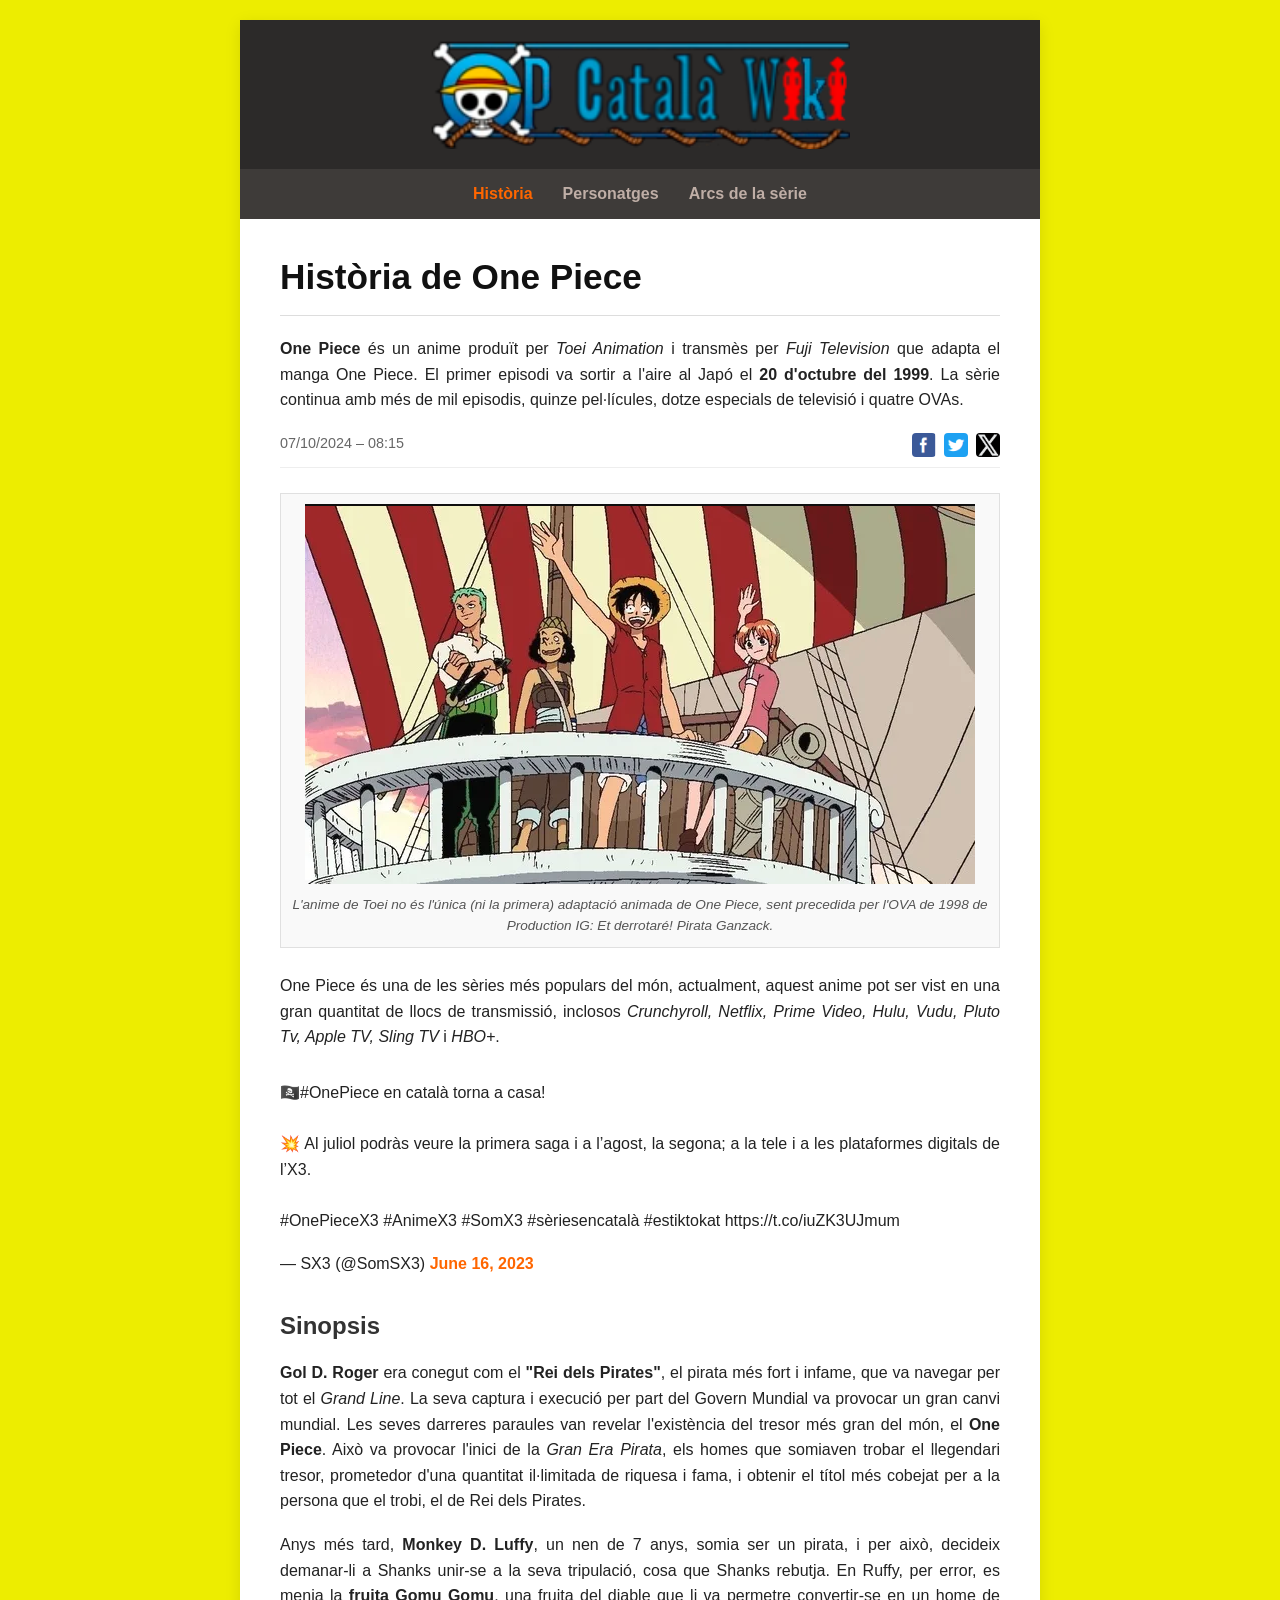
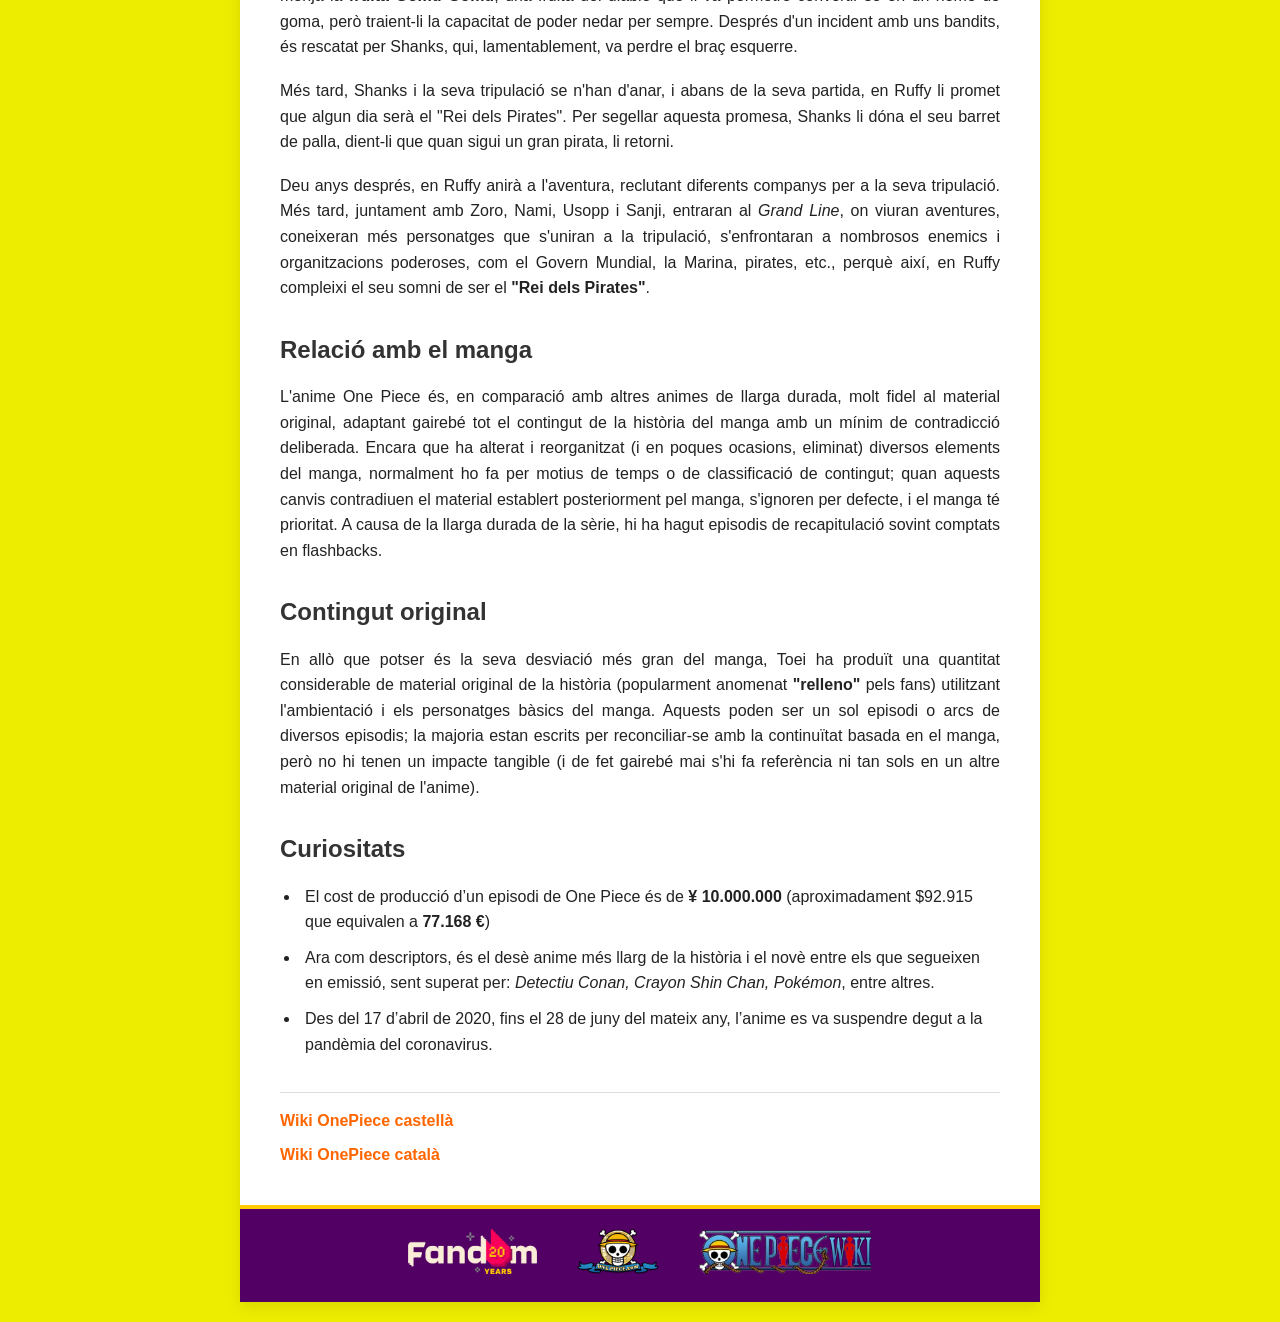
<file: A2ex3.html>
<!DOCTYPE html>
<html lang="ca">
<head>
    <meta charset="UTF-8">
    <meta name="viewport" content="width=device-width, initial-scale=1.0">
    <title>Història de One Piece - El lloc web oficial de la sèrie</title>
    <meta name="description" content="Descobreix la història de l'anime One Piece, la seva sinopsi, la relació amb el manga de Eiichiro Oda i curiositats del projecte de Toei Animation.">
    <meta name="keywords" content="One Piece, anime, manga, Luffy, Toei Animation, història, sinopsi, curiositats">
    <meta name="author" content="Nom de l'Alumne">
    <link rel="stylesheet" href="A2ex3.css">
</head>
<body>

    <div class="container">
        
        <header class="main-header">
            <div class="logo-top">
                <img src="img/Site-logo_catala.webp" alt="Logo de One Piece">
            </div>
            <nav class="main-nav">
                <ul>
                    <li><a href="A2ex3.html" class="active">Història</a></li>
                    <li><a href="#">Personatges</a></li>
                    <li><a href="#">Arcs de la sèrie</a></li>
                </ul>
            </nav>
        </header>

        <main class="article-content">
            <article>
                <h1>Història de One Piece</h1>
                
                <p><strong>One Piece</strong> és un anime produït per <em>Toei Animation</em> i transmès per <em>Fuji Television</em> que adapta el manga <span lang="en">One Piece</span>. El primer episodi va sortir a l'aire al Japó el <strong>20 d'octubre del 1999</strong>. La sèrie continua amb més de mil episodis, quinze pel·lícules, dotze especials de televisió i quatre OVAs.</p>
                
                <div class="meta-bar">
                    <span class="date">07/10/2024 – 08:15</span>
                    <div class="social-links">
                        <a href="https://facebook.com" target="_blank" aria-label="Compartir a Facebook">
                            <img src="img/ico_facebook.png" alt="Facebook" class="social-icon">
                        </a>
                        <a href="https://twitter.com" target="_blank" aria-label="Compartir a Twitter">
                            <img src="img/ico_twitter.png" alt="Twitter" class="social-icon">
                        </a>
                        <a href="https://x.com" target="_blank" aria-label="Compartir a X">
                            <img src="img/ico_x.png" alt="X" class="social-icon">
                        </a>
                    </div>
                </div>

                <div class="article-image">
                    <img src="img/one_piece.png" alt="Tripulació dels Pirates de Barret de Palla al Going Merry">
                    <p class="image-caption">L'anime de Toei no és l'única (ni la primera) adaptació animada de One Piece, sent precedida per l'OVA de 1998 de <em>Production IG: Et derrotaré! Pirata Ganzack</em>.</p>
                </div>

                <p>One Piece és una de les sèries més populars del món, actualment, aquest anime pot ser vist en una gran quantitat de llocs de transmissió, inclosos <em>Crunchyroll, Netflix, Prime Video, Hulu, Vudu, Pluto Tv, Apple TV, Sling TV</em> i <em>HBO+</em>.</p>
                
                <div class="video-container">
                    <blockquote class="twitter-tweet"><p lang="ca" dir="ltr">🏴‍☠️#OnePiece en català torna a casa! <br><br>💥 Al juliol podràs veure la primera saga i a l’agost, la segona; a la tele i a les plataformes digitals de l’X3. <br><br>#OnePieceX3 #AnimeX3 #SomX3 #sèriesencatalà #estiktokat https://t.co/iuZK3UJmum</p>&mdash; SX3 (@SomSX3) <a href="https://x.com/SomSX3/status/1669702155274539009?ref_src=twsrc%5Etfw">June 16, 2023</a></blockquote>
                    <script async src="https://platform.x.com/widgets.js" charset="utf-8"></script>
                </div>

                <h2>Sinopsis</h2>
                <p><strong>Gol D. Roger</strong> era conegut com el <strong>"Rei dels Pirates"</strong>, el pirata més fort i infame, que va navegar per tot el <em>Grand Line</em>. La seva captura i execució per part del Govern Mundial va provocar un gran canvi mundial. Les seves darreres paraules van revelar l'existència del tresor més gran del món, el <strong>One Piece</strong>. Això va provocar l'inici de la <em>Gran Era Pirata</em>, els homes que somiaven trobar el llegendari tresor, prometedor d'una quantitat il·limitada de riquesa i fama, i obtenir el títol més cobejat per a la persona que el trobi, el de Rei dels Pirates.</p>
                
                <p>Anys més tard, <strong>Monkey D. Luffy</strong>, un nen de 7 anys, somia ser un pirata, i per això, decideix demanar-li a Shanks unir-se a la seva tripulació, cosa que Shanks rebutja. En Ruffy, per error, es menja la <strong>fruita Gomu Gomu</strong>, una fruita del diable que li va permetre convertir-se en un home de goma, però traient-li la capacitat de poder nedar per sempre. Després d'un incident amb uns bandits, és rescatat per Shanks, qui, lamentablement, va perdre el braç esquerre.</p>
                
                <p>Més tard, Shanks i la seva tripulació se n'han d'anar, i abans de la seva partida, en Ruffy li promet que algun dia serà el "Rei dels Pirates". Per segellar aquesta promesa, Shanks li dóna el seu barret de palla, dient-li que quan sigui un gran pirata, li retorni.</p>
                
                <p>Deu anys després, en Ruffy anirà a l'aventura, reclutant diferents companys per a la seva tripulació. Més tard, juntament amb Zoro, Nami, Usopp i Sanji, entraran al <em>Grand Line</em>, on viuran aventures, coneixeran més personatges que s'uniran a la tripulació, s'enfrontaran a nombrosos enemics i organitzacions poderoses, com el Govern Mundial, la Marina, pirates, etc., perquè així, en Ruffy compleixi el seu somni de ser el <strong>"Rei dels Pirates"</strong>.</p>

                <h2>Relació amb el manga</h2>
                <p>L'anime One Piece és, en comparació amb altres animes de llarga durada, molt fidel al material original, adaptant gairebé tot el contingut de la història del manga amb un mínim de contradicció deliberada. Encara que ha alterat i reorganitzat (i en poques ocasions, eliminat) diversos elements del manga, normalment ho fa per motius de temps o de classificació de contingut; quan aquests canvis contradiuen el material establert posteriorment pel manga, s'ignoren per defecte, i el manga té prioritat. A causa de la llarga durada de la sèrie, hi ha hagut episodis de recapitulació sovint comptats en <span lang="en">flashbacks</span>.</p>

                <h2>Contingut original</h2>
                <p>En allò que potser és la seva desviació més gran del manga, Toei ha produït una quantitat considerable de material original de la història (popularment anomenat <strong>"relleno"</strong> pels fans) utilitzant l'ambientació i els personatges bàsics del manga. Aquests poden ser un sol episodi o arcs de diversos episodis; la majoria estan escrits per reconciliar-se amb la continuïtat basada en el manga, però no hi tenen un impacte tangible (i de fet gairebé mai s'hi fa referència ni tan sols en un altre material original de l'anime).</p>

                <h2>Curiositats</h2>
                <ul class="curiositats-list">
                    <li>El cost de producció d’un episodi de One Piece és de <strong>¥ 10.000.000</strong> (aproximadament $92.915 que equivalen a <strong>77.168 €</strong>)</li>
                    <li>Ara com descriptors, és el desè anime més llarg de la història i el novè entre els que segueixen en emissió, sent superat per: <em>Detectiu Conan, Crayon Shin Chan, Pokémon</em>, entre altres.</li>
                    <li>Des del 17 d’abril de 2020, fins el 28 de juny del mateix any, l’anime es va suspendre degut a la pandèmia del coronavirus.</li>
                </ul>

                <div class="article-text-links">
                    <p><a href="https://fandom.com" target="_blank">Wiki OnePiece castellà</a></p>
                    <p><a href="https://fandom.com" target="_blank">Wiki OnePiece català</a></p>
                </div>
            </article>
        </main>

        <footer class="main-footer">
            <div class="footer-brands">
                <a href="https://fandom.com" target="_blank" class="footer-img-link">
                    <img src="img/fandom20-footer-logo.webp" alt="Logo de Fandom 20 Years">
                </a>
                <a href="https://fandom.com" target="_blank" class="footer-img-link">
                    <img src="img/logo_onepiece.png" alt="Logo de One Piece central">
                </a>
                <a href="https://fandom.com" target="_blank" class="footer-img-link">
                    <img src="img/Site-OnePiece_logo.webp" alt="Wiki OnePiece castellà">
                </a>
            </div>
        </footer>

    </div>

</body>
</html>
</file>
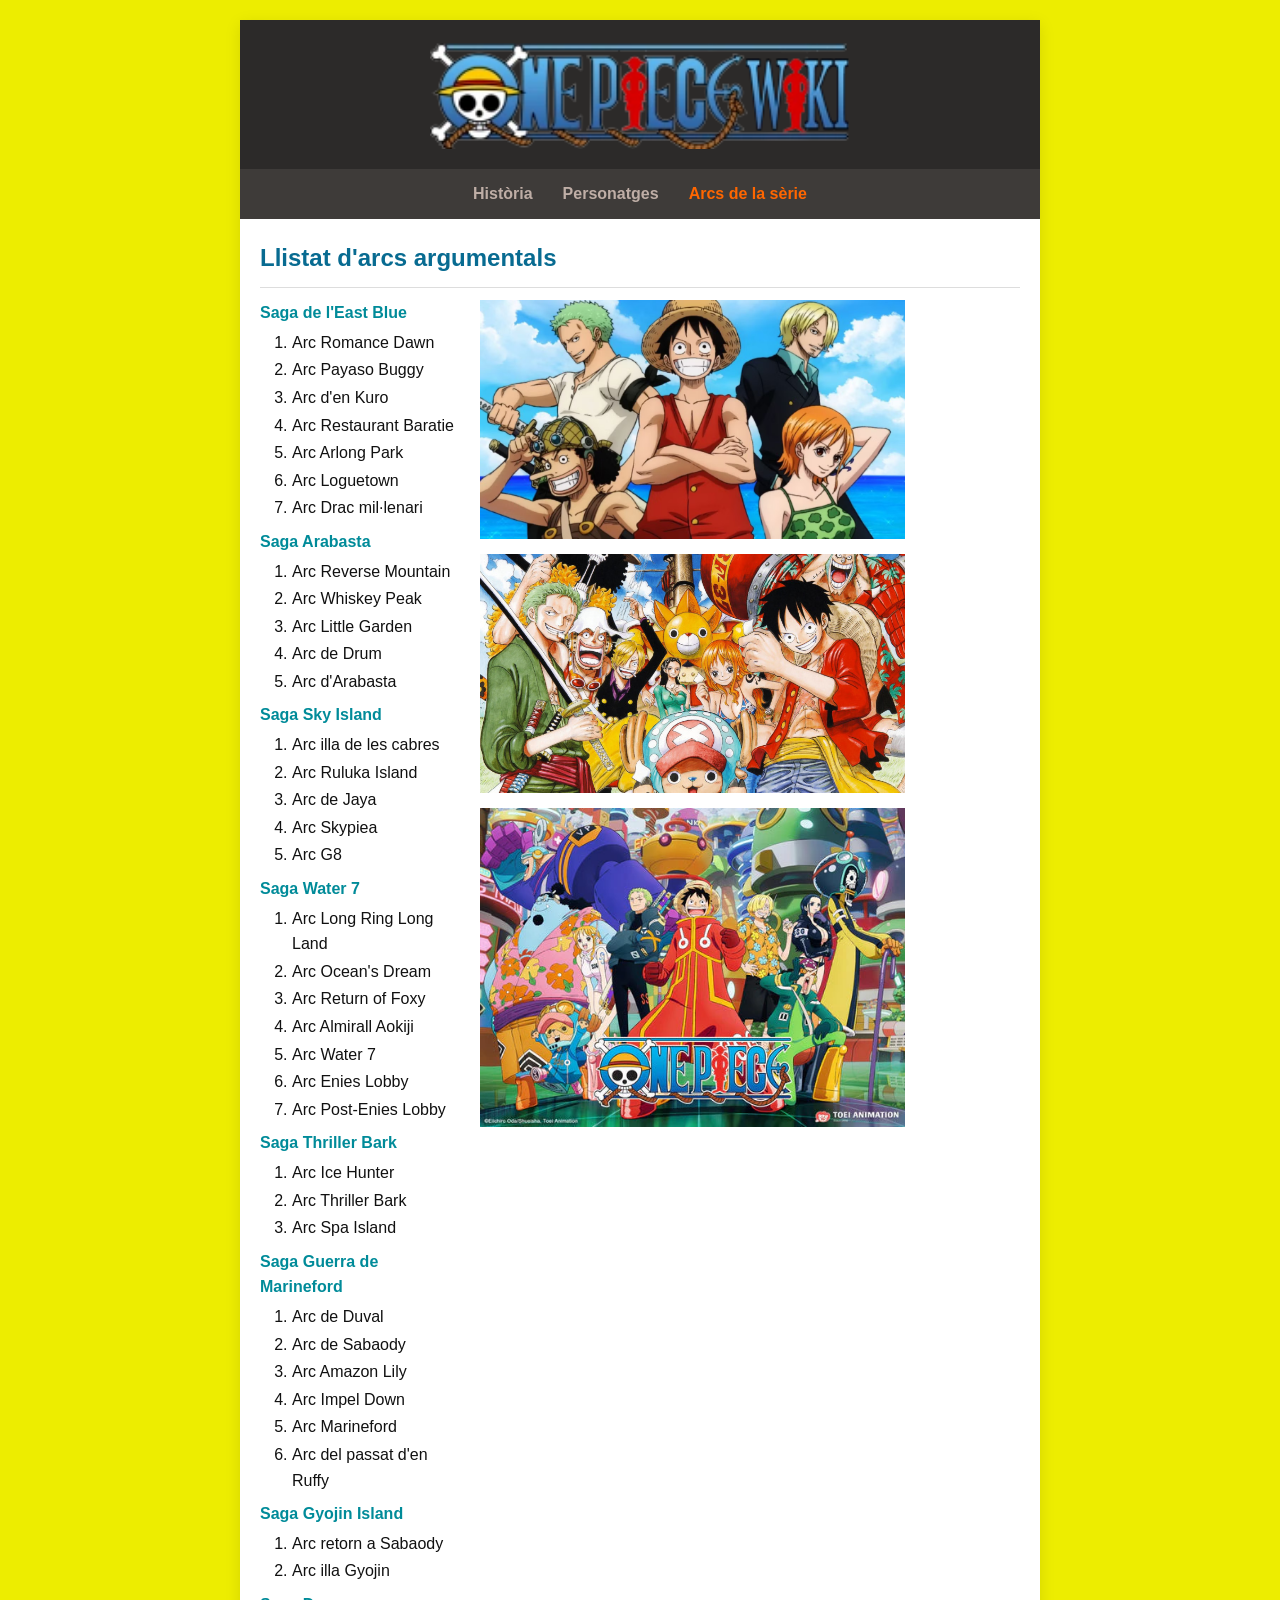
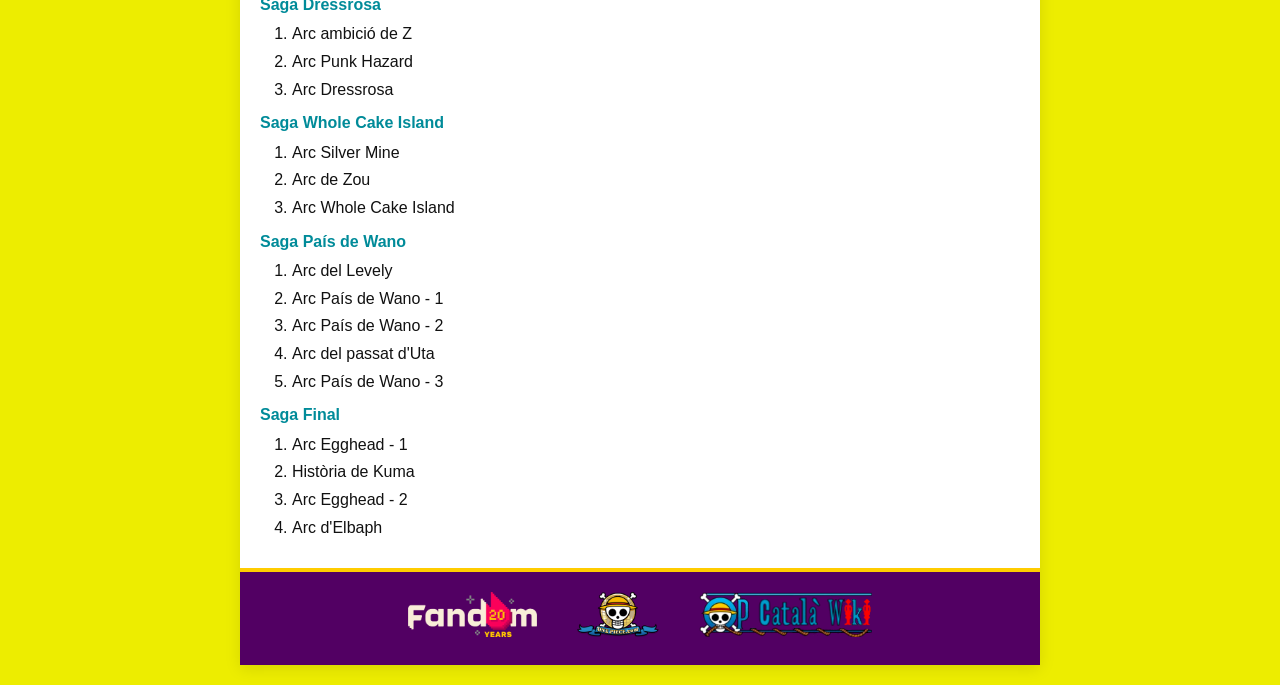
<file: serie-arcs.html>
<!DOCTYPE html>
<html lang="ca">
<head>
    <meta charset="UTF-8">
    <meta name="viewport" content="width=device-width, initial-scale=1.0">

    <title>Arcs de One Piece - Wiki One Piece</title>

    <meta name="description" content="Llistat de les sagues i els arcs argumentals de One Piece.">

    <link rel="stylesheet" href="serie.css">
</head>

<body>
    <div class="container">

        <!-- Capçalera i menú de navegació -->
        <header class="main-header">
            <div class="logo-top">
                <img src="img/Site-OnePiece_logo.webp"
                     alt="Logo de One Piece">
            </div>

            <nav class="main-nav" aria-label="Navegació principal">
                <ul>
                    <li>
                        <a href="serie-història.html">Història</a>
                    </li>
                    <li>
                        <a href="serie-personatges.html">Personatges</a>
                    </li>
                    <li>
                        <a href="serie-arcs.html"
                           class="active"
                           aria-current="page">Arcs de la sèrie</a>
                    </li>
                </ul>
            </nav>
        </header>

        <!-- Contingut principal -->
        <main class="article-content arcs-content">

            <h1>Llistat d'arcs argumentals</h1>

            <div class="arcs-layout">

                <!-- Índex de sagues i arcs -->
                <nav class="arcs-index" aria-label="Índex de sagues">
                    <ul>

                        <li class="cine">Saga de l'East Blue
                            <ol>
                                <li>Arc Romance Dawn</li>
                                <li>Arc Payaso Buggy</li>
                                <li>Arc d'en Kuro</li>
                                <li>Arc Restaurant Baratie</li>
                                <li>Arc Arlong Park</li>
                                <li>Arc Loguetown</li>
                                <li>Arc Drac mil·lenari</li>
                            </ol>
                        </li>

                        <li class="cine">Saga Arabasta
                            <ol>
                                <li>Arc Reverse Mountain</li>
                                <li>Arc Whiskey Peak</li>
                                <li>Arc Little Garden</li>
                                <li>Arc de Drum</li>
                                <li>Arc d'Arabasta</li>
                            </ol>
                        </li>

                        <li class="cine">Saga Sky Island
                            <ol>
                                <li>Arc illa de les cabres</li>
                                <li>Arc Ruluka Island</li>
                                <li>Arc de Jaya</li>
                                <li>Arc Skypiea</li>
                                <li>Arc G8</li>
                            </ol>
                        </li>

                        <li class="cine">Saga Water 7
                            <ol>
                                <li>Arc Long Ring Long Land</li>
                                <li>Arc Ocean's Dream</li>
                                <li>Arc Return of Foxy</li>
                                <li>Arc Almirall Aokiji</li>
                                <li>Arc Water 7</li>
                                <li>Arc Enies Lobby</li>
                                <li>Arc Post-Enies Lobby</li>
                            </ol>
                        </li>

                        <li class="cine">Saga Thriller Bark
                            <ol>
                                <li>Arc Ice Hunter</li>
                                <li>Arc Thriller Bark</li>
                                <li>Arc Spa Island</li>
                            </ol>
                        </li>

                        <li class="cine">Saga Guerra de Marineford
                            <ol>
                                <li>Arc de Duval</li>
                                <li>Arc de Sabaody</li>
                                <li>Arc Amazon Lily</li>
                                <li>Arc Impel Down</li>
                                <li>Arc Marineford</li>
                                <li>Arc del passat d'en Ruffy</li>
                            </ol>
                        </li>

                        <li class="cine">Saga Gyojin Island
                            <ol>
                                <li>Arc retorn a Sabaody</li>
                                <li>Arc illa Gyojin</li>
                            </ol>
                        </li>

                        <li class="cine">Saga Dressrosa
                            <ol>
                                <li>Arc ambició de Z</li>
                                <li>Arc Punk Hazard</li>
                                <li>Arc Dressrosa</li>
                            </ol>
                        </li>

                        <li class="cine">Saga Whole Cake Island
                            <ol>
                                <li>Arc Silver Mine</li>
                                <li>Arc de Zou</li>
                                <li>Arc Whole Cake Island</li>
                            </ol>
                        </li>

                        <li class="cine">Saga País de Wano
                            <ol>
                                <li>Arc del Levely</li>
                                <li>Arc País de Wano - 1</li>
                                <li>Arc País de Wano - 2</li>
                                <li>Arc del passat d'Uta</li>
                                <li>Arc País de Wano - 3</li>
                            </ol>
                        </li>

                        <li class="cine">Saga Final
                            <ol>
                                <li>Arc Egghead - 1</li>
                                <li>Història de Kuma</li>
                                <li>Arc Egghead - 2</li>
                                <li>Arc d'Elbaph</li>
                            </ol>
                        </li>

                    </ul>
                </nav>

                <!-- Imatges de la sèrie -->
                <div class="arcs-images">
                    <img src="img/onepieceanime1.jpg"
                         alt="Els Pirates del Barret de Palla al començament de l'aventura">

                    <img src="img/onepieceanime2.jpg"
                         alt="Els personatges de One Piece reunits">

                    <img src="img/onepieceanime3.webp"
                         alt="Els Pirates del Barret de Palla en una aventura">
                </div>

            </div>
        </main>

        <!-- Peu de pàgina -->
        <footer class="main-footer">
            <div class="footer-brands">

                <a href="https://fandom.com"
                   target="_blank"
                   rel="noopener noreferrer"
                   class="footer-img-link">
                    <img src="img/fandom20-footer-logo.webp"
                         alt="Fandom 20 Years">
                </a>

                <a href="https://one-piece.com/index.html"
                   target="_blank"
                   rel="noopener noreferrer"
                   class="footer-img-link">
                    <img src="img/logo_onepiece.png"
                         alt="One Piece oficial">
                </a>

                <a href="https://onepiece.fandom.com/ca/wiki/Portada"
                   target="_blank"
                   rel="noopener noreferrer"
                   class="footer-img-link">
                    <img src="img/Site-logo_catala.webp"
                         alt="Wiki One Piece en català">
                </a>

            </div>
        </footer>

    </div>
</body>
</html>
</file>
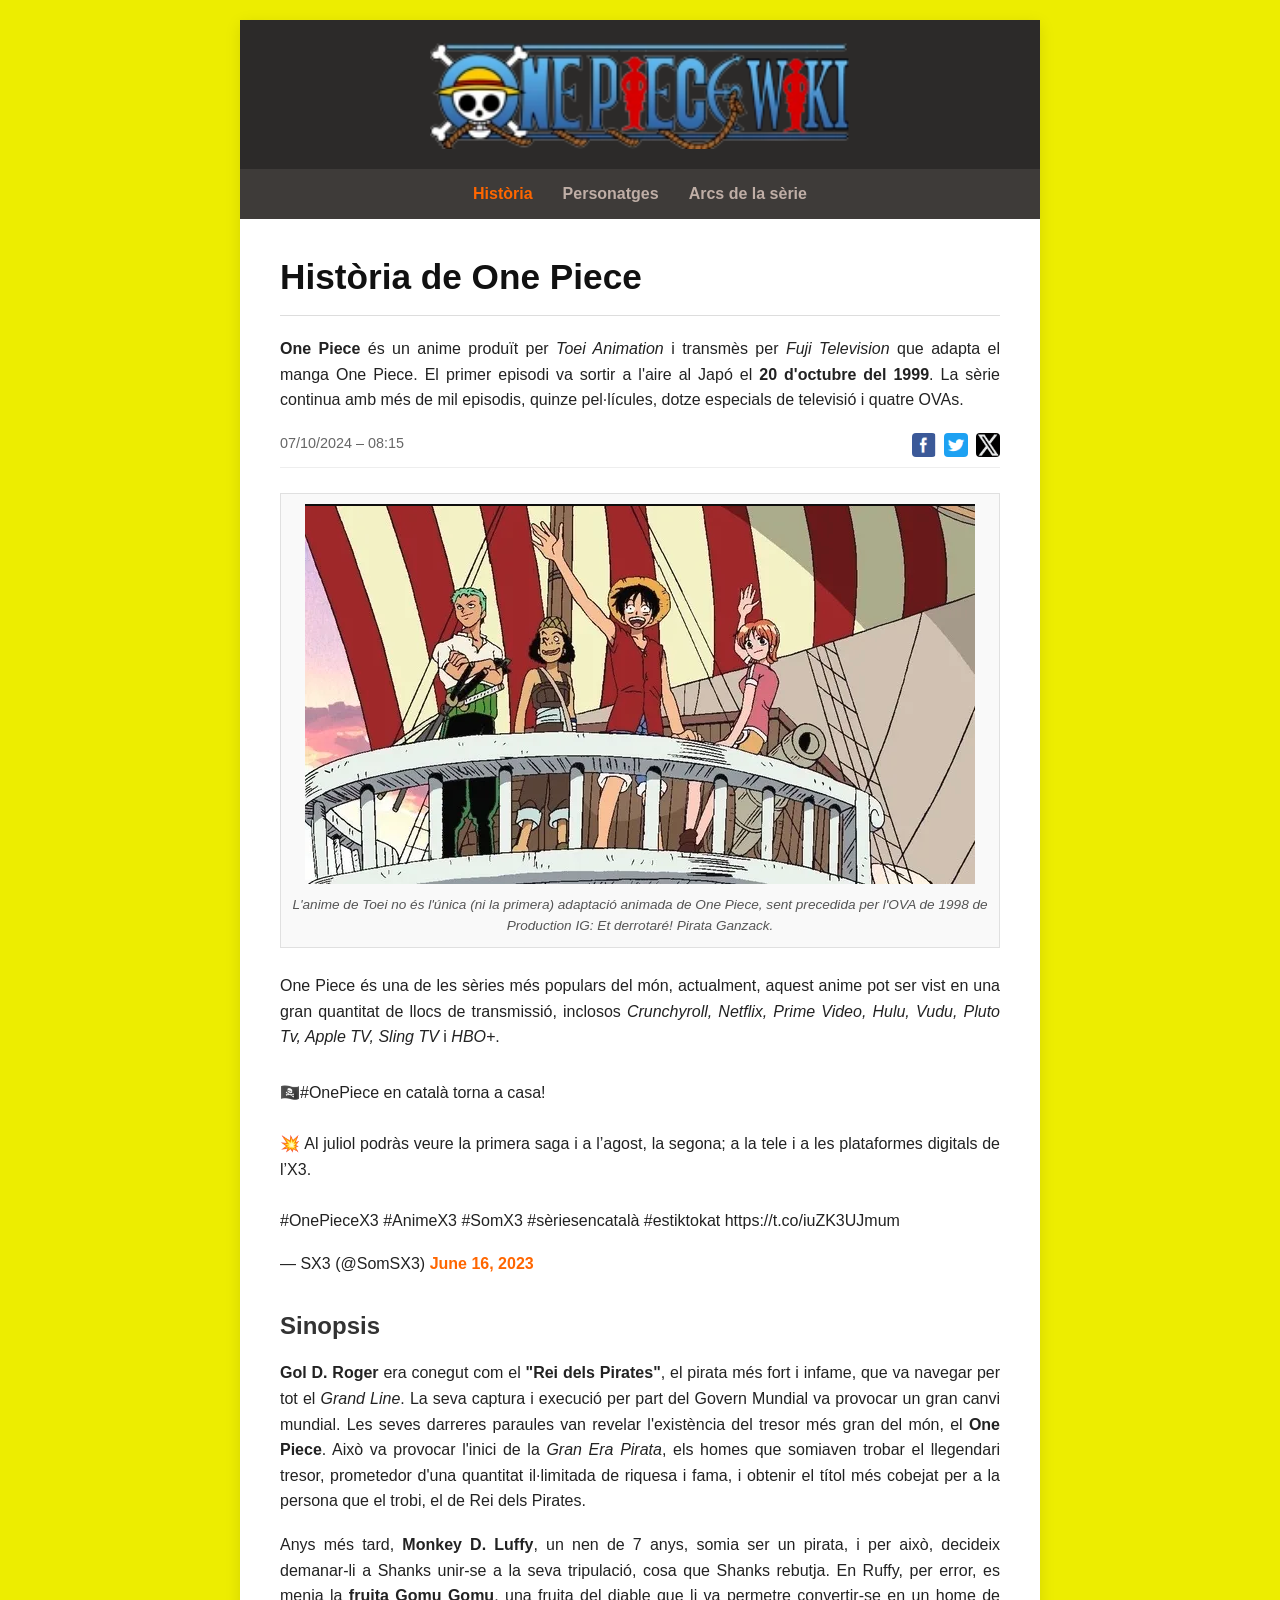
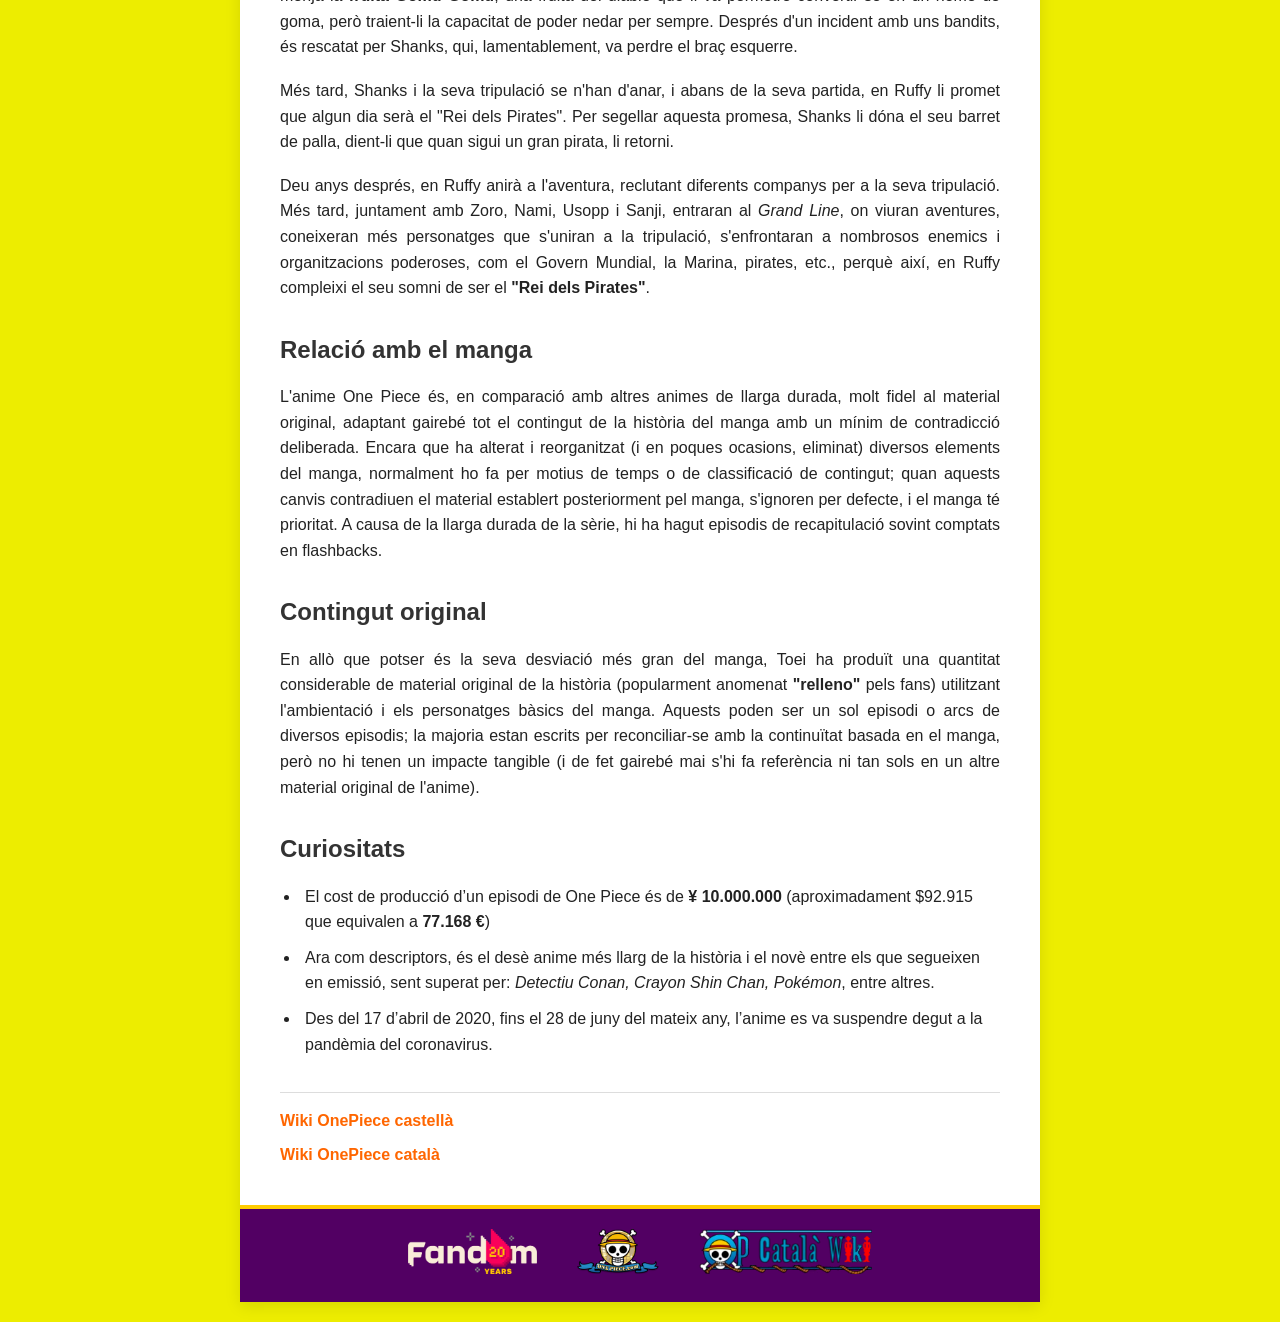
<file: serie-història.html>
<!DOCTYPE html>
<html lang="ca">
<head>
    <meta charset="UTF-8">
    <meta name="viewport" content="width=device-width, initial-scale=1.0">
    <title>Història de One Piece - El lloc web oficial de la sèrie</title>
    <meta name="description" content="Descobreix la història de l'anime One Piece, la seva sinopsi, la relació amb el manga de Eiichiro Oda i curiositats del projecte de Toei Animation.">
    <meta name="keywords" content="One Piece, anime, manga, Luffy, Toei Animation, història, sinopsi, curiositats">
    <meta name="author" content="Nom de l'Alumne">
    <link rel="stylesheet" href="serie.css">
</head>
<body>

    <div class="container">
        
        <header class="main-header">
            <div class="logo-top">
                <img src="img/Site-OnePiece_logo.webp" alt="Logo de One Piece">
            </div>
            <nav class="main-nav">
                <ul>
                    <li><a href="serie-història.html" class="active">Història</a></li>
                    <li><a href="serie-personatges.html">Personatges</a></li>
                    <li><a href="serie-arcs.html">Arcs de la sèrie</a></li>
                </ul>
            </nav>
        </header>

        <main class="article-content">
            <article>
                <h1>Història de One Piece</h1>
                
                <p><strong>One Piece</strong> és un anime produït per <em>Toei Animation</em> i transmès per <em>Fuji Television</em> que adapta el manga <span lang="en">One Piece</span>. El primer episodi va sortir a l'aire al Japó el <strong>20 d'octubre del 1999</strong>. La sèrie continua amb més de mil episodis, quinze pel·lícules, dotze especials de televisió i quatre OVAs.</p>
                
                <div class="meta-bar">
                    <span class="date">07/10/2024 – 08:15</span>
                    <div class="social-links">
                        <a href="https://facebook.com" target="_blank" aria-label="Compartir a Facebook">
                            <img src="img/ico_facebook.png" alt="Facebook" class="social-icon">
                        </a>
                        <a href="https://twitter.com" target="_blank" aria-label="Compartir a Twitter">
                            <img src="img/ico_twitter.png" alt="Twitter" class="social-icon">
                        </a>
                        <a href="https://x.com" target="_blank" aria-label="Compartir a X">
                            <img src="img/ico_x.png" alt="X" class="social-icon">
                        </a>
                    </div>
                </div>

                <div class="article-image">
                    <img src="img/one_piece.png" alt="Tripulació dels Pirates de Barret de Palla al Going Merry">
                    <p class="image-caption">L'anime de Toei no és l'única (ni la primera) adaptació animada de One Piece, sent precedida per l'OVA de 1998 de <em>Production IG: Et derrotaré! Pirata Ganzack</em>.</p>
                </div>

                <p>One Piece és una de les sèries més populars del món, actualment, aquest anime pot ser vist en una gran quantitat de llocs de transmissió, inclosos <em>Crunchyroll, Netflix, Prime Video, Hulu, Vudu, Pluto Tv, Apple TV, Sling TV</em> i <em>HBO+</em>.</p>
                
                <div class="video-container">
                    <blockquote class="twitter-tweet"><p lang="ca" dir="ltr">🏴‍☠️#OnePiece en català torna a casa! <br><br>💥 Al juliol podràs veure la primera saga i a l’agost, la segona; a la tele i a les plataformes digitals de l’X3. <br><br>#OnePieceX3 #AnimeX3 #SomX3 #sèriesencatalà #estiktokat https://t.co/iuZK3UJmum</p>&mdash; SX3 (@SomSX3) <a href="https://x.com/SomSX3/status/1669702155274539009?ref_src=twsrc%5Etfw">June 16, 2023</a></blockquote>
                    <script async src="https://platform.x.com/widgets.js" charset="utf-8"></script>
                </div>

                <h2>Sinopsis</h2>
                <p><strong>Gol D. Roger</strong> era conegut com el <strong>"Rei dels Pirates"</strong>, el pirata més fort i infame, que va navegar per tot el <em>Grand Line</em>. La seva captura i execució per part del Govern Mundial va provocar un gran canvi mundial. Les seves darreres paraules van revelar l'existència del tresor més gran del món, el <strong>One Piece</strong>. Això va provocar l'inici de la <em>Gran Era Pirata</em>, els homes que somiaven trobar el llegendari tresor, prometedor d'una quantitat il·limitada de riquesa i fama, i obtenir el títol més cobejat per a la persona que el trobi, el de Rei dels Pirates.</p>
                
                <p>Anys més tard, <strong>Monkey D. Luffy</strong>, un nen de 7 anys, somia ser un pirata, i per això, decideix demanar-li a Shanks unir-se a la seva tripulació, cosa que Shanks rebutja. En Ruffy, per error, es menja la <strong>fruita Gomu Gomu</strong>, una fruita del diable que li va permetre convertir-se en un home de goma, però traient-li la capacitat de poder nedar per sempre. Després d'un incident amb uns bandits, és rescatat per Shanks, qui, lamentablement, va perdre el braç esquerre.</p>
                
                <p>Més tard, Shanks i la seva tripulació se n'han d'anar, i abans de la seva partida, en Ruffy li promet que algun dia serà el "Rei dels Pirates". Per segellar aquesta promesa, Shanks li dóna el seu barret de palla, dient-li que quan sigui un gran pirata, li retorni.</p>
                
                <p>Deu anys després, en Ruffy anirà a l'aventura, reclutant diferents companys per a la seva tripulació. Més tard, juntament amb Zoro, Nami, Usopp i Sanji, entraran al <em>Grand Line</em>, on viuran aventures, coneixeran més personatges que s'uniran a la tripulació, s'enfrontaran a nombrosos enemics i organitzacions poderoses, com el Govern Mundial, la Marina, pirates, etc., perquè així, en Ruffy compleixi el seu somni de ser el <strong>"Rei dels Pirates"</strong>.</p>

                <h2>Relació amb el manga</h2>
                <p>L'anime One Piece és, en comparació amb altres animes de llarga durada, molt fidel al material original, adaptant gairebé tot el contingut de la història del manga amb un mínim de contradicció deliberada. Encara que ha alterat i reorganitzat (i en poques ocasions, eliminat) diversos elements del manga, normalment ho fa per motius de temps o de classificació de contingut; quan aquests canvis contradiuen el material establert posteriorment pel manga, s'ignoren per defecte, i el manga té prioritat. A causa de la llarga durada de la sèrie, hi ha hagut episodis de recapitulació sovint comptats en <span lang="en">flashbacks</span>.</p>

                <h2>Contingut original</h2>
                <p>En allò que potser és la seva desviació més gran del manga, Toei ha produït una quantitat considerable de material original de la història (popularment anomenat <strong>"relleno"</strong> pels fans) utilitzant l'ambientació i els personatges bàsics del manga. Aquests poden ser un sol episodi o arcs de diversos episodis; la majoria estan escrits per reconciliar-se amb la continuïtat basada en el manga, però no hi tenen un impacte tangible (i de fet gairebé mai s'hi fa referència ni tan sols en un altre material original de l'anime).</p>

                <h2>Curiositats</h2>
                <ul class="curiositats-list">
                    <li>El cost de producció d’un episodi de One Piece és de <strong>¥ 10.000.000</strong> (aproximadament $92.915 que equivalen a <strong>77.168 €</strong>)</li>
                    <li>Ara com descriptors, és el desè anime més llarg de la història i el novè entre els que segueixen en emissió, sent superat per: <em>Detectiu Conan, Crayon Shin Chan, Pokémon</em>, entre altres.</li>
                    <li>Des del 17 d’abril de 2020, fins el 28 de juny del mateix any, l’anime es va suspendre degut a la pandèmia del coronavirus.</li>
                </ul>

                <div class="article-text-links">
                    <p><a href="https://onepiece.fandom.com/es/wiki/Portada" target="_blank">Wiki OnePiece castellà</a></p>
                    <p><a href="https://onepiece.fandom.com/ca/wiki/Portada" target="_blank">Wiki OnePiece català</a></p>
                </div>
            </article>
        </main>

        <footer class="main-footer">
            <div class="footer-brands">
                <a href="https://fandom.com" target="_blank" class="footer-img-link">
                    <img src="img/fandom20-footer-logo.webp" alt="Logo de Fandom 20 Years">
                </a>
                <a href="https://one-piece.com/index.html" target="_blank" class="footer-img-link">
                    <img src="img/logo_onepiece.png" alt="Logo de One Piece central">
                </a>
                <a href="https://onepiece.fandom.com/ca/wiki/Portada" target="_blank" class="footer-img-link">
                    <img src="img/Site-logo_catala.webp" alt="Wiki OnePiece català">
                </a>
            </div>
        </footer>

    </div>

</body>
</html>
</file>
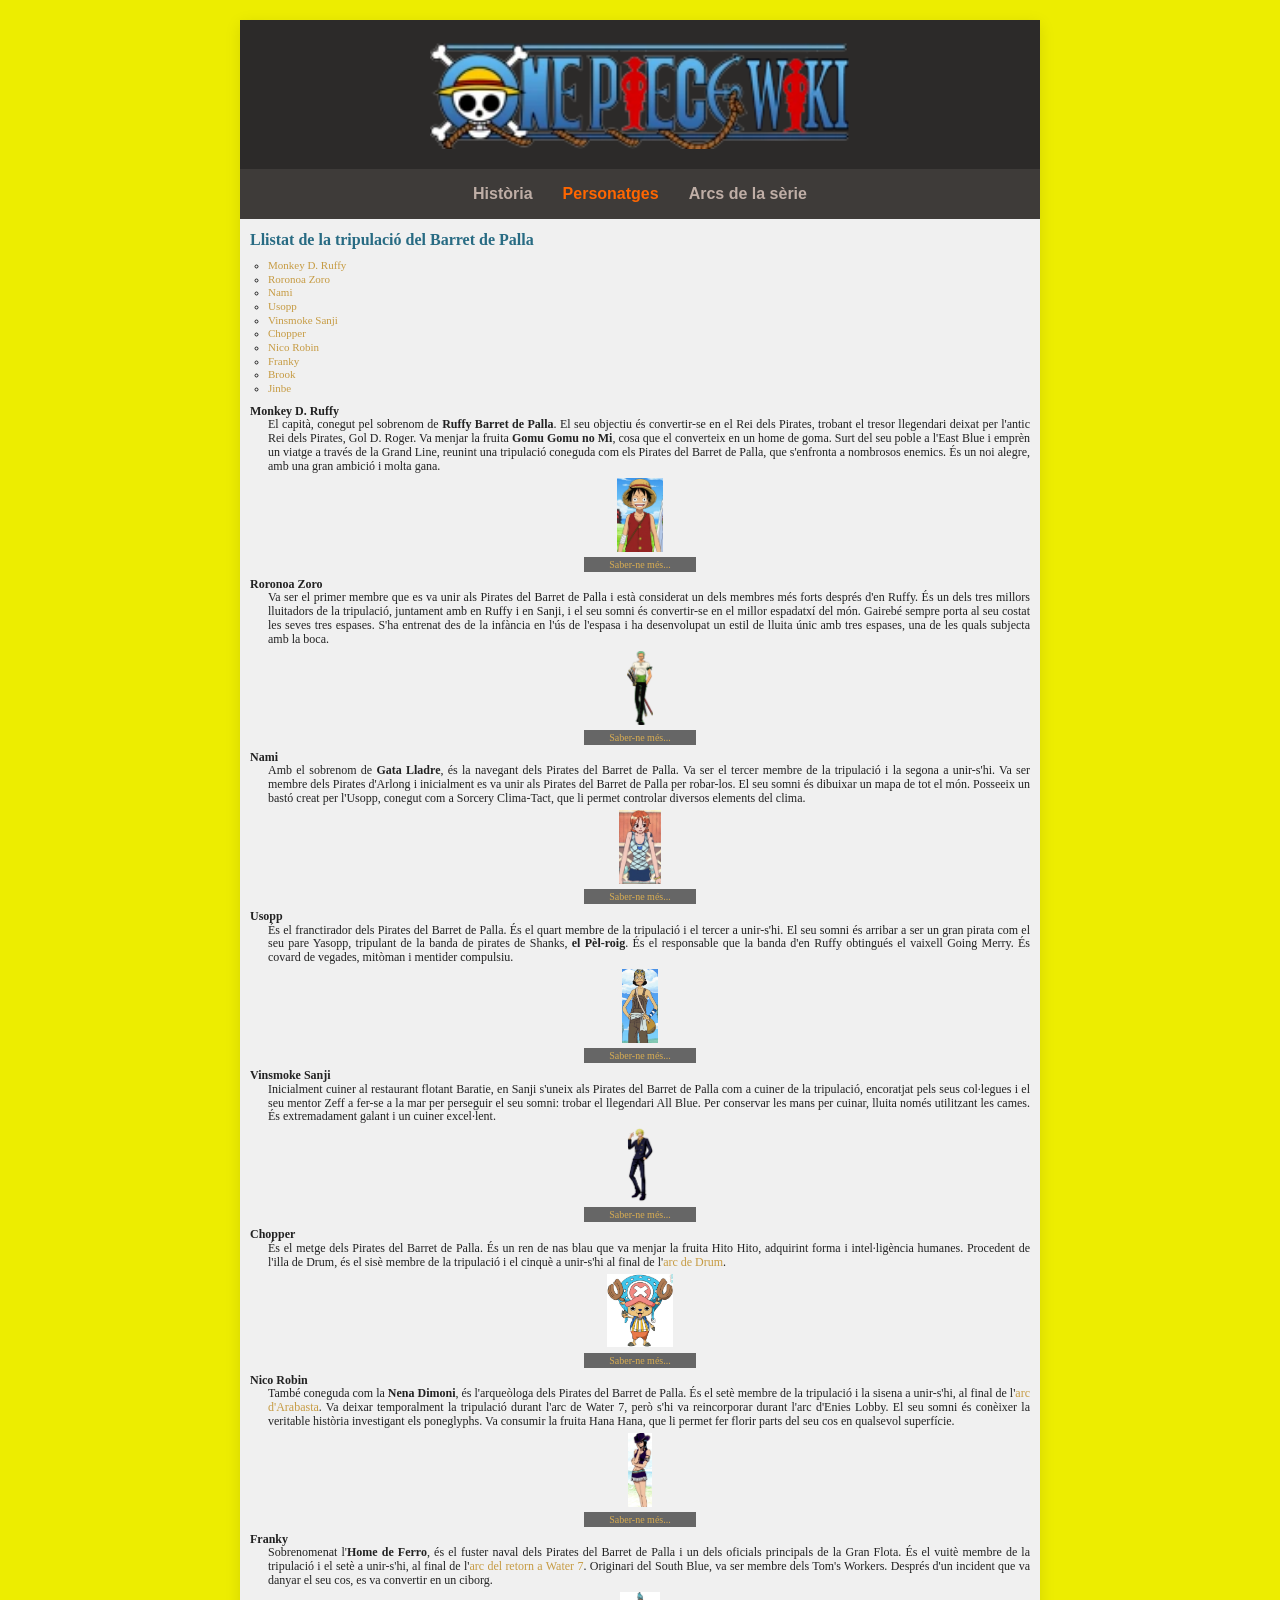
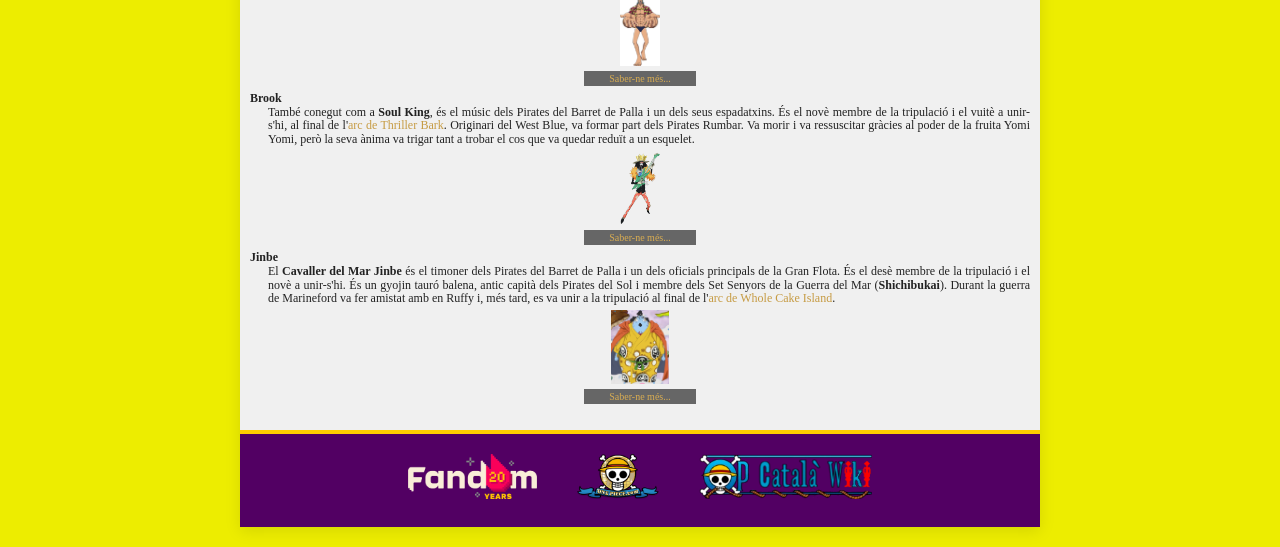
<file: serie-personatges.html>
<!DOCTYPE html>
<html lang="ca">
<head>
    <meta charset="UTF-8">
    <meta name="viewport" content="width=device-width, initial-scale=1.0">
    <title>Personatges de One Piece - Pirates del Barret de Palla</title>
    <meta name="description" content="Coneix els membres de la tripulació dels Pirates del Barret de Palla de One Piece.">
    <link rel="stylesheet" href="serie.css">
</head>
<body>
    <div class="container">
        <header class="main-header">
            <div class="logo-top">
                <img src="img/Site-OnePiece_logo.webp" alt="Logo de One Piece">
            </div>
            <nav class="main-nav" aria-label="Navegació principal">
                <ul>
                    <li><a href="serie-història.html">Història</a></li>
                    <li><a href="serie-personatges.html" class="active" aria-current="page">Personatges</a></li>
                    <li><a href="serie-arcs.html">Arcs de la sèrie</a></li>
                </ul>
            </nav>
        </header>

        <main class="article-content crew-content">
            <h1>Llistat de la tripulació del Barret de Palla</h1>
            <nav class="crew-index" aria-label="Índex de personatges">
                <ul>
                    <li><a href="#Ruffy">Monkey D. Ruffy</a></li>
                    <li><a href="#Zoro">Roronoa Zoro</a></li>
                    <li><a href="#Nami">Nami</a></li>
                    <li><a href="#Usopp">Usopp</a></li>
                    <li><a href="#Sanji">Vinsmoke Sanji</a></li>
                    <li><a href="#Chopper">Chopper</a></li>
                    <li><a href="#Robin">Nico Robin</a></li>
                    <li><a href="#Franky">Franky</a></li>
                    <li><a href="#Brook">Brook</a></li>
                    <li><a href="#Jinbe">Jinbe</a></li>
                </ul>
            </nav>

            <section class="crew-member" aria-labelledby="Ruffy">
                <h2 id="Ruffy">Monkey D. Ruffy</h2>
                <p>El capità, conegut pel sobrenom de <strong>Ruffy Barret de Palla</strong>. El seu objectiu és convertir-se en el Rei dels Pirates, trobant el tresor llegendari deixat per l'antic Rei dels Pirates, Gol D. Roger. Va menjar la fruita <strong>Gomu Gomu no Mi</strong>, cosa que el converteix en un home de goma. Surt del seu poble a l'East Blue i emprèn un viatge a través de la Grand Line, reunint una tripulació coneguda com els Pirates del Barret de Palla, que s'enfronta a nombrosos enemics. És un noi alegre, amb una gran ambició i molta gana.</p>
                <figure class="imgpersonatges"><img src="img/Ruffy_abans_Timeskip.webp" alt="Monkey D. Ruffy"><figcaption><a href="https://onepiece.fandom.com/es/wiki/Monkey_D._Luffy" target="_blank" rel="noopener noreferrer">Saber-ne més...</a></figcaption></figure>
            </section>

            <section class="crew-member" aria-labelledby="Zoro">
                <h2 id="Zoro">Roronoa Zoro</h2>
                <p>Va ser el primer membre que es va unir als Pirates del Barret de Palla i està considerat un dels membres més forts després d'en Ruffy. És un dels tres millors lluitadors de la tripulació, juntament amb en Ruffy i en Sanji, i el seu somni és convertir-se en el millor espadatxí del món. Gairebé sempre porta al seu costat les seves tres espases. S'ha entrenat des de la infància en l'ús de l'espasa i ha desenvolupat un estil de lluita únic amb tres espases, una de les quals subjecta amb la boca.</p>
                <figure class="imgpersonatges"><img src="img/Zoro's_Common_Outfit.webp" alt="Roronoa Zoro"><figcaption><a href="https://onepiece.fandom.com/es/wiki/Roronoa_Zoro" target="_blank" rel="noopener noreferrer">Saber-ne més...</a></figcaption></figure>
            </section>

            <section class="crew-member" aria-labelledby="Nami">
                <h2 id="Nami">Nami</h2>
                <p>Amb el sobrenom de <strong>Gata Lladre</strong>, és la navegant dels Pirates del Barret de Palla. Va ser el tercer membre de la tripulació i la segona a unir-s'hi. Va ser membre dels Pirates d'Arlong i inicialment es va unir als Pirates del Barret de Palla per robar-los. El seu somni és dibuixar un mapa de tot el món. Posseeix un bastó creat per l'Usopp, conegut com a Sorcery Clima-Tact, que li permet controlar diversos elements del clima.</p>
                <figure class="imgpersonatges"><img src="img/Nami's_Reverse_Mountain_Outfit.webp" alt="Nami"><figcaption><a href="https://onepiece.fandom.com/es/wiki/Nami" target="_blank" rel="noopener noreferrer">Saber-ne més...</a></figcaption></figure>
            </section>

            <section class="crew-member" aria-labelledby="Usopp">
                <h2 id="Usopp">Usopp</h2>
                <p>És el franctirador dels Pirates del Barret de Palla. És el quart membre de la tripulació i el tercer a unir-s'hi. El seu somni és arribar a ser un gran pirata com el seu pare Yasopp, tripulant de la banda de pirates de Shanks, <strong>el Pèl-roig</strong>. És el responsable que la banda d'en Ruffy obtingués el vaixell Going Merry. És covard de vegades, mitòman i mentider compulsiu.</p>
                <figure class="imgpersonatges"><img src="img/Usopp_Anime_Pre_Timeskip_Infobox.webp" alt="Usopp"><figcaption><a href="https://onepiece.fandom.com/es/wiki/Usopp" target="_blank" rel="noopener noreferrer">Saber-ne més...</a></figcaption></figure>
            </section>

            <section class="crew-member" aria-labelledby="Sanji">
                <h2 id="Sanji">Vinsmoke Sanji</h2>
                <p>Inicialment cuiner al restaurant flotant Baratie, en Sanji s'uneix als Pirates del Barret de Palla com a cuiner de la tripulació, encoratjat pels seus col·legues i el seu mentor Zeff a fer-se a la mar per perseguir el seu somni: trobar el llegendari All Blue. Per conservar les mans per cuinar, lluita només utilitzant les cames. És extremadament galant i un cuiner excel·lent.</p>
                <figure class="imgpersonatges"><img src="img/Sanji_Post-Timeskip.webp" alt="Vinsmoke Sanji"><figcaption><a href="https://onepiece.fandom.com/es/wiki/Sanji" target="_blank" rel="noopener noreferrer">Saber-ne més...</a></figcaption></figure>
            </section>

            <section class="crew-member" aria-labelledby="Chopper">
                <h2 id="Chopper">Chopper</h2>
                <p>És el metge dels Pirates del Barret de Palla. És un ren de nas blau que va menjar la fruita Hito Hito, adquirint forma i intel·ligència humanes. Procedent de l'illa de Drum, és el sisè membre de la tripulació i el cinquè a unir-s'hi al final de l'<a href="https://onepiece.fandom.com/es/wiki/Arco_de_la_isla_de_Drum" target="_blank" rel="noopener noreferrer">arc de Drum</a>.</p>
                <figure class="imgpersonatges"><img src="img/Chopper.jpg" alt="Tony Tony Chopper"><figcaption><a href="https://onepiece.fandom.com/es/wiki/Tony_Tony_Chopper" target="_blank" rel="noopener noreferrer">Saber-ne més...</a></figcaption></figure>
            </section>

            <section class="crew-member" aria-labelledby="Robin">
                <h2 id="Robin">Nico Robin</h2>
                <p>També coneguda com la <strong>Nena Dimoni</strong>, és l'arqueòloga dels Pirates del Barret de Palla. És el setè membre de la tripulació i la sisena a unir-s'hi, al final de l'<a href="https://onepiece.fandom.com/es/wiki/Arco_de_Arabasta" target="_blank" rel="noopener noreferrer">arc d'Arabasta</a>. Va deixar temporalment la tripulació durant l'arc de Water 7, però s'hi va reincorporar durant l'arc d'Enies Lobby. El seu somni és conèixer la veritable història investigant els poneglyphs. Va consumir la fruita Hana Hana, que li permet fer florir parts del seu cos en qualsevol superfície.</p>
                <figure class="imgpersonatges"><img src="img/Nico_Robin_Anime_Infobox.webp" alt="Nico Robin"><figcaption><a href="https://onepiece.fandom.com/es/wiki/Nico_Robin" target="_blank" rel="noopener noreferrer">Saber-ne més...</a></figcaption></figure>
            </section>

            <section class="crew-member" aria-labelledby="Franky">
                <h2 id="Franky">Franky</h2>
                <p>Sobrenomenat l'<strong>Home de Ferro</strong>, és el fuster naval dels Pirates del Barret de Palla i un dels oficials principals de la Gran Flota. És el vuitè membre de la tripulació i el setè a unir-s'hi, al final de l'<a href="https://onepiece.fandom.com/es/wiki/Arco_del_regreso_a_Water_7" target="_blank" rel="noopener noreferrer">arc del retorn a Water 7</a>. Originari del South Blue, va ser membre dels Tom's Workers. Després d'un incident que va danyar el seu cos, es va convertir en un ciborg.</p>
                <figure class="imgpersonatges"><img src="img/Franky_OnePiece.webp" alt="Franky"><figcaption><a href="https://onepiece.fandom.com/es/wiki/Franky" target="_blank" rel="noopener noreferrer">Saber-ne més...</a></figcaption></figure>
            </section>

            <section class="crew-member" aria-labelledby="Brook">
                <h2 id="Brook">Brook</h2>
                <p>També conegut com a <strong>Soul King</strong>, és el músic dels Pirates del Barret de Palla i un dels seus espadatxins. És el novè membre de la tripulació i el vuitè a unir-s'hi, al final de l'<a href="https://onepiece.fandom.com/es/wiki/Arco_de_Thriller_Bark" target="_blank" rel="noopener noreferrer">arc de Thriller Bark</a>. Originari del West Blue, va formar part dels Pirates Rumbar. Va morir i va ressuscitar gràcies al poder de la fruita Yomi Yomi, però la seva ànima va trigar tant a trobar el cos que va quedar reduït a un esquelet.</p>
                <figure class="imgpersonatges"><img src="img/Brook.webp" alt="Brook"><figcaption><a href="https://onepiece.fandom.com/es/wiki/Brook" target="_blank" rel="noopener noreferrer">Saber-ne més...</a></figcaption></figure>
            </section>

            <section class="crew-member" aria-labelledby="Jinbe">
                <h2 id="Jinbe">Jinbe</h2>
                <p>El <strong>Cavaller del Mar Jinbe</strong> és el timoner dels Pirates del Barret de Palla i un dels oficials principals de la Gran Flota. És el desè membre de la tripulació i el novè a unir-s'hi. És un gyojin tauró balena, antic capità dels Pirates del Sol i membre dels Set Senyors de la Guerra del Mar (<strong>Shichibukai</strong>). Durant la guerra de Marineford va fer amistat amb en Ruffy i, més tard, es va unir a la tripulació al final de l'<a href="https://onepiece.fandom.com/es/wiki/Whole_Cake_Island" target="_blank" rel="noopener noreferrer">arc de Whole Cake Island</a>.</p>
                <figure class="imgpersonatges"><img src="img/Jinbe_Anime_Dos_A_os_Despu_s_Infobox.webp" alt="Jinbe"><figcaption><a href="https://onepiece.fandom.com/es/wiki/Jinbe" target="_blank" rel="noopener noreferrer">Saber-ne més...</a></figcaption></figure>
            </section>
        </main>

        <footer class="main-footer">
            <div class="footer-brands">
                <a href="https://fandom.com" target="_blank" rel="noopener noreferrer" class="footer-img-link"><img src="img/fandom20-footer-logo.webp" alt="Fandom 20 Years"></a>
                <a href="https://one-piece.com/index.html" target="_blank" rel="noopener noreferrer" class="footer-img-link"><img src="img/logo_onepiece.png" alt="One Piece"></a>
                <a href="https://onepiece.fandom.com/ca/wiki/Portada" target="_blank" rel="noopener noreferrer" class="footer-img-link"><img src="img/Site-logo_catala.webp" alt="Wiki One Piece en català"></a>
            </div>
        </footer>
    </div>
</body>
</html>
</file>
<file: A2ex3.css>
* {
    box-sizing: border-box;
    margin: 0;
    padding: 0;
}

body {
    font-family: 'Helvetica Neue', Helvetica, Arial, sans-serif;
    background-color: #eded00;
    color: #222222;
    line-height: 1.6;
    padding: 20px 0;
}

.container {
    width: 90%;
    max-width: 800px;
    margin: 0 auto;
    background-color: #ffffff;
    box-shadow: 0 4px 15px rgba(0, 0, 0, 0.1);
}

.main-header {
    background-color: #2c2a29;
    text-align: center;
    padding: 20px 0 0 0;
}

.logo-top {
    width: 100%;
    max-width: 450px;
    margin: 0 auto;
    padding: 0 15px;
}

.logo-top img {
    width: 100%;
    height: auto;
    display: block;
}

.main-nav {
    margin-top: 20px;
}

.main-nav ul {
    list-style: none;
    display: flex;
    justify-content: center;
    background-color: #3e3b39;
    padding: 12px 0;
}

.main-nav li {
    margin: 0 15px;
}

a {
    color: #ff6600;
    text-decoration: none;
    font-weight: bold;
    border-bottom: 2px solid transparent;
    transition: color 0.2s ease, border-color 0.2s ease;
}

a:hover {
    color: #222222;
    border-bottom: 2px solid #222222;
}

.main-nav a.active {
    color: #ff6600 !important;
}

.main-nav a {
    color: #bfaea6;
}

.article-content {
    padding: 30px 40px;
}

h1 {
    font-size: 2.2rem;
    color: #111111;
    margin-bottom: 20px;
    border-bottom: 1px solid #dddddd;
    padding-bottom: 10px;
}

h2 {
    font-size: 1.5rem;
    color: #333333;
    margin-top: 30px;
    margin-bottom: 15px;
}

p {
    margin-bottom: 18px;
    text-align: justify;
}

.meta-bar {
    display: flex;
    justify-content: space-between;
    align-items: center;
    margin-bottom: 20px;
    border-bottom: 1px solid #eeeeee;
    padding-bottom: 10px;
}

.date {
    font-size: 0.9rem;
    color: #666666;
}

.social-links {
    display: flex;
    gap: 8px;
}

.social-icon {
    width: 24px;
    height: 24px;
    border-radius: 4px;
    vertical-align: middle;
}

.article-image {
    text-align: center;
    margin: 25px 0;
    background-color: #f9f9f9;
    padding: 10px;
    border: 1px solid #e0e0e0;
}

.article-image img {
    max-width: 100%;
    height: auto;
    display: block;
    margin: 0 auto 10px auto;
}

.image-caption {
    font-size: 0.85rem;
    color: #555555;
    font-style: italic;
    margin-bottom: 0;
    text-align: center;
}

.video-container {
    display: flex;
    justify-content: center;
    margin: 30px 0;
    width: 100%;
}

.curiositats-list {
    margin-left: 20px;
    margin-bottom: 25px;
}

.curiositats-list li {
    margin-bottom: 10px;
    padding-left: 5px;
}

.article-text-links {
    margin-top: 35px;
    padding-top: 15px;
    border-top: 1px solid #dddddd;
}

.article-text-links p {
    margin-bottom: 8px;
}

.main-footer {
    background-color: #520063;
    padding: 20px 0;
    text-align: center;
    border-top: 4px solid #ffcc00;
}

.footer-brands {
    display: flex;
    justify-content: center;
    align-items: center;
    gap: 40px;
}

.footer-brands img {
    height: 45px;
    width: auto;
    display: inline-block;
}

.footer-img-link, .social-links a {
    border-bottom: none !important;
}
</file>
<file: serie.css>
* {
    box-sizing: border-box;
    margin: 0;
    padding: 0;
}

body {
    font-family: 'Helvetica Neue', Helvetica, Arial, sans-serif;
    background-color: #eded00;
    color: #222222;
    line-height: 1.6;
    padding: 20px 0;
}

.container {
    width: 90%;
    max-width: 800px;
    margin: 0 auto;
    background-color: #ffffff;
    box-shadow: 0 4px 15px rgba(0, 0, 0, 0.1);
}

.main-header {
    background-color: #2c2a29;
    text-align: center;
    padding: 20px 0 0 0;
}

.logo-top {
    width: 100%;
    max-width: 450px;
    margin: 0 auto;
    padding: 0 15px;
}

.logo-top img {
    width: 100%;
    height: auto;
    display: block;
}

.main-nav {
    margin-top: 20px;
}

.main-nav ul {
    list-style: none;
    display: flex;
    justify-content: center;
    background-color: #3e3b39;
    padding: 12px 0;
}

.main-nav li {
    margin: 0 15px;
}

a {
    color: #ff6600;
    text-decoration: none;
    font-weight: bold;
    border-bottom: 2px solid transparent;
    transition: color 0.2s ease, border-color 0.2s ease;
}

a:hover {
    color: #222222;
    border-bottom: 2px solid #222222;
}

.main-nav a.active {
    color: #ff6600 !important;
}

.main-nav a {
    color: #bfaea6;
}

.article-content {
    padding: 30px 40px;
}

h1 {
    font-size: 2.2rem;
    color: #111111;
    margin-bottom: 20px;
    border-bottom: 1px solid #dddddd;
    padding-bottom: 10px;
}

h2 {
    font-size: 1.5rem;
    color: #333333;
    margin-top: 30px;
    margin-bottom: 15px;
}

p {
    margin-bottom: 18px;
    text-align: justify;
}

.meta-bar {
    display: flex;
    justify-content: space-between;
    align-items: center;
    margin-bottom: 20px;
    border-bottom: 1px solid #eeeeee;
    padding-bottom: 10px;
}

.date {
    font-size: 0.9rem;
    color: #666666;
}

.social-links {
    display: flex;
    gap: 8px;
}

.social-icon {
    width: 24px;
    height: 24px;
    border-radius: 4px;
    vertical-align: middle;
}

.article-image {
    text-align: center;
    margin: 25px 0;
    background-color: #f9f9f9;
    padding: 10px;
    border: 1px solid #e0e0e0;
}

.article-image img {
    max-width: 100%;
    height: auto;
    display: block;
    margin: 0 auto 10px auto;
}

.image-caption {
    font-size: 0.85rem;
    color: #555555;
    font-style: italic;
    margin-bottom: 0;
    text-align: center;
}

.video-container {
    display: flex;
    justify-content: center;
    margin: 30px 0;
    width: 100%;
}

.curiositats-list {
    margin-left: 20px;
    margin-bottom: 25px;
}

.curiositats-list li {
    margin-bottom: 10px;
    padding-left: 5px;
}

.article-text-links {
    margin-top: 35px;
    padding-top: 15px;
    border-top: 1px solid #dddddd;
}

.article-text-links p {
    margin-bottom: 8px;
}

.main-footer {
    background-color: #520063;
    padding: 20px 0;
    text-align: center;
    border-top: 4px solid #ffcc00;
}

.footer-brands {
    display: flex;
    justify-content: center;
    align-items: center;
    gap: 40px;
}

.footer-brands img {
    height: 45px;
    width: auto;
    display: inline-block;
}

.footer-img-link, .social-links a {
    border-bottom: none !important;
}

.crew-content {
    padding: 12px 10px 20px;
    background: #f0f0f0;
    font-family: Georgia, "Times New Roman", serif;
    font-size: 12px;
    line-height: 1.15;
}

.crew-content h1 {
    font-size: 16px;
    color: #286b83;
    border: 0;
    padding: 0;
    margin: 0 0 10px;
}

.crew-index {
    margin: 0 0 10px 18px;
    font-size: 11px;
}

.crew-index ul {
    list-style: circle;
    padding-left: 0;
}

.crew-index li {
    margin: 0 0 1px;
}

.crew-content a {
    color: #c69b43;
    font-weight: normal;
    border: 0;
}

.crew-content a:hover {
    color: #8b641c;
    border: 0;
    text-decoration: underline;
}

.crew-member {
    margin: 0 0 5px;
    scroll-margin-top: 12px;
}

.crew-member h2 {
    font-size: 12px;
    line-height: 1.15;
    color: #222;
    margin: 5px 0 0;
    font-weight: bold;
}

.crew-member p {
    margin: 0 0 4px;
    padding-left: 18px;
    text-align: justify;
    line-height: 1.15;
}

.imgpersonatges {
    text-align: center;
    margin: 4px auto 6px;
    width: 112px;
}

.imgpersonatges img {
    display: block;
    width: auto;
    max-width: 90px;
    height: 74px;
    object-fit: contain;
    margin: 0 auto 5px;
}

.imgpersonatges figcaption {
    width: 112px;
    background: #666;
    padding: 2px 4px;
    font-size: 10px;
    line-height: 1.1;
}

.imgpersonatges figcaption a {
    color: #d9ad52;
}

.arcs-content {
    padding: 20px;
}

.arcs-content h1 {
    margin-bottom: 12px;
    color: #086b91;
    font-size: 24px;
}

.arcs-layout {
    display: flex;
    align-items: flex-start;
    gap: 25px;
}

.arcs-index {
    flex: 0 0 195px;
    min-width: 0;
}

.arcs-index ul {
    list-style: none;
    margin: 0;
    padding: 0;
}

.arcs-index > ul > li {
    margin-bottom: 8px;
}

.arcs-index .cine {
    color: #008b99;
    font-weight: bold;
}

.arcs-index ol {
    padding-left: 32px;
    margin-top: 4px;
    color: #111;
    font-weight: normal;
}

.arcs-index ol li {
    margin-bottom: 2px;
}

.arcs-images {
    flex: 0 1 425px;
    min-width: 0;
}

.arcs-images img {
    display: block;
    width: 100%;
    height: auto;
    margin-bottom: 15px;
}

@media (max-width: 650px) {
    .arcs-layout {
        flex-direction: column;
    }

    .arcs-index {
        flex-basis: auto;
        width: 100%;
    }

    .arcs-images {
        width: 100%;
        max-width: 425px;
    }
}

@media (max-width: 600px) {
    .crew-content {
        padding: 14px 10px;
        font-size: 12px;
    }
    .crew-member p {
        padding-left: 8px;
    }
    .main-nav li {
        margin: 0 8px;
    }
    .main-nav a {
        font-size: 12px;
    }
}
</file>
